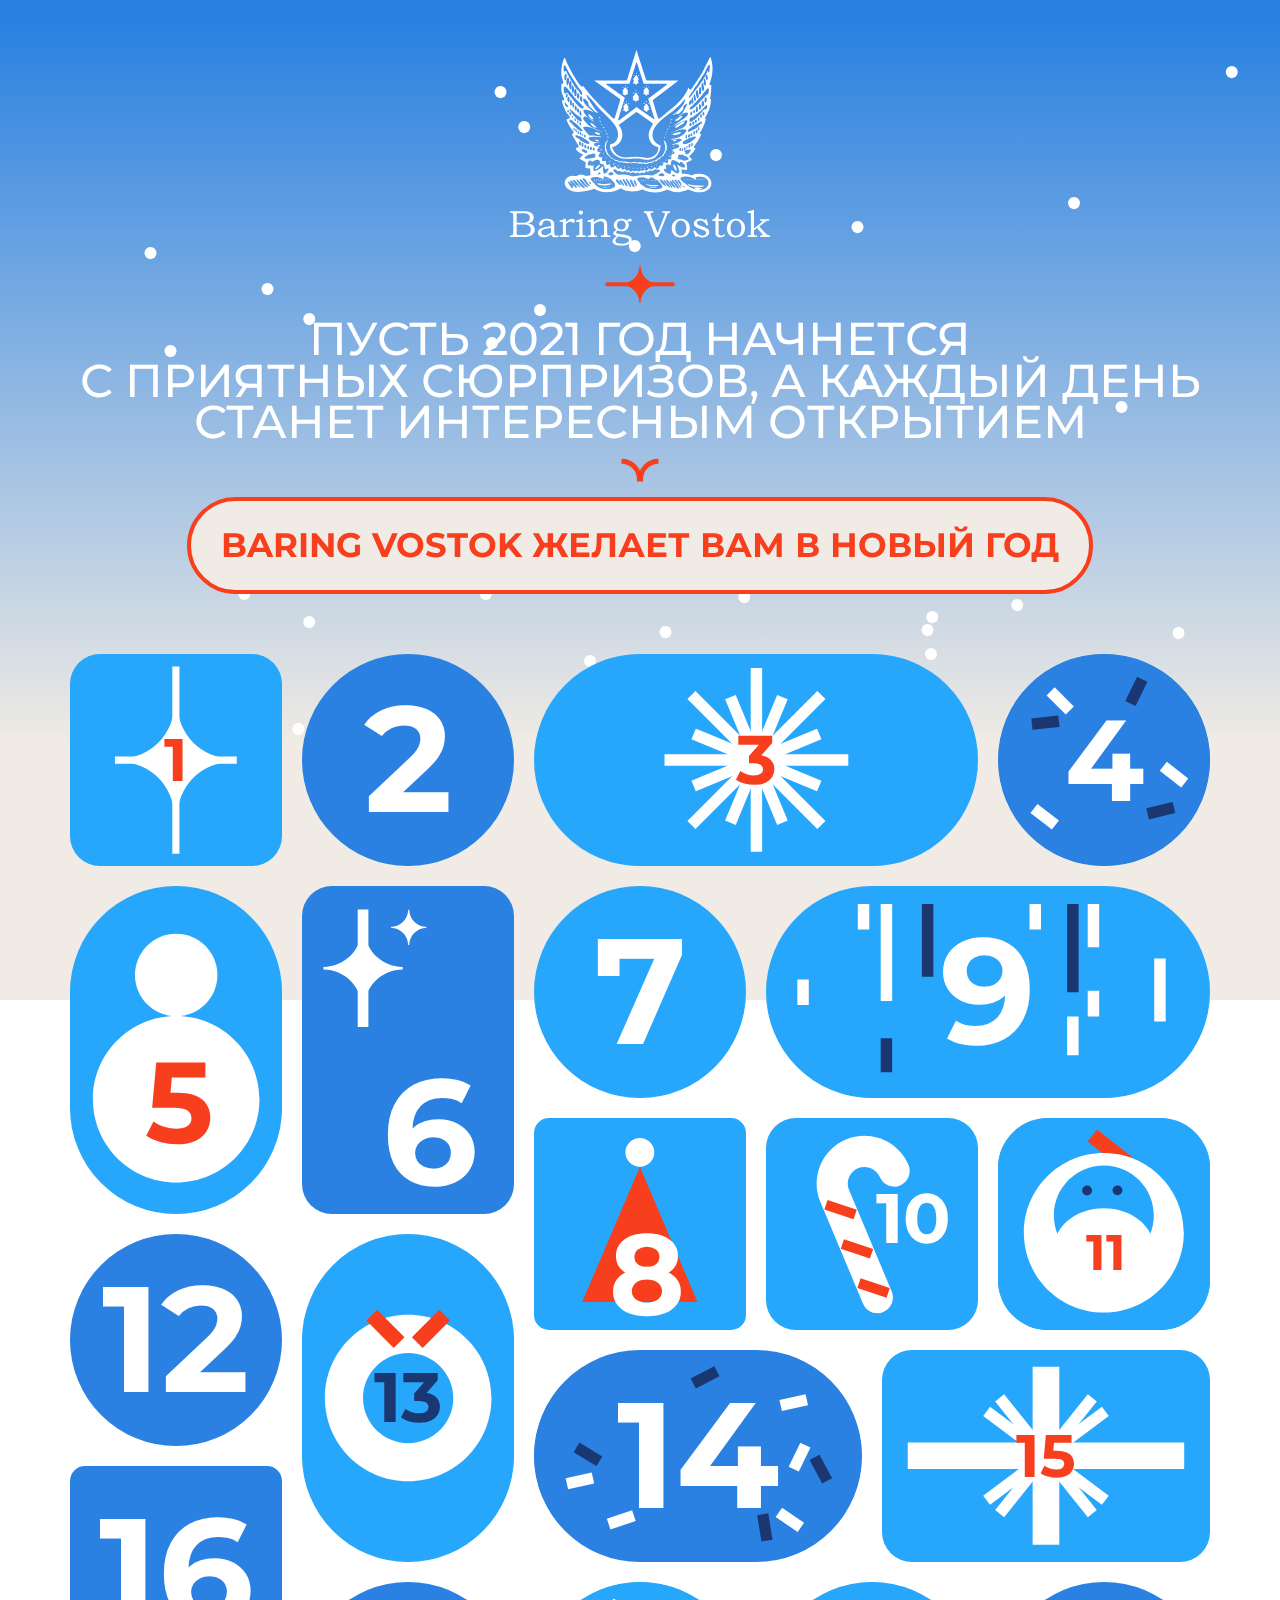
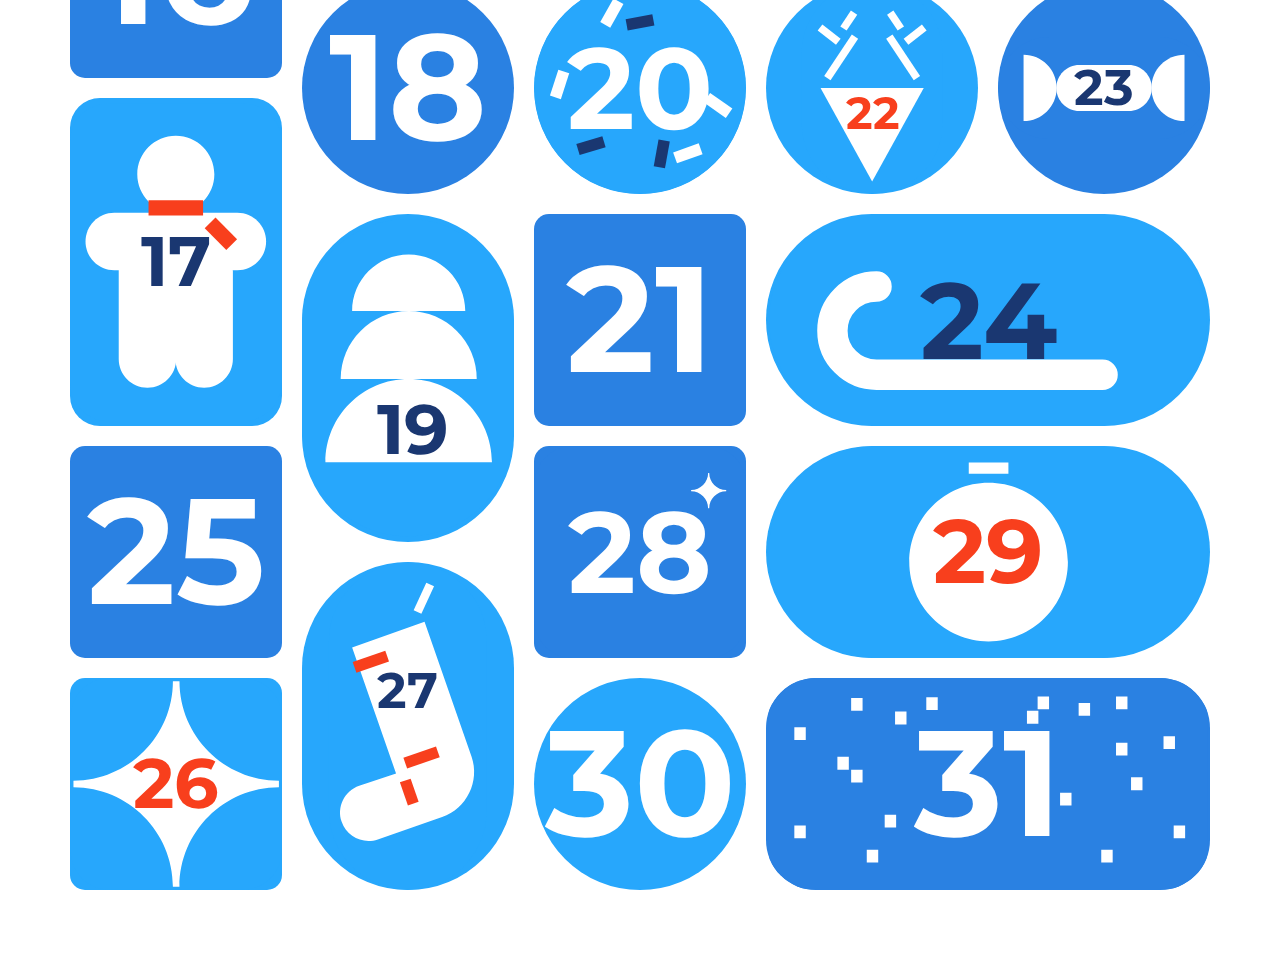
<file: index.html>
<!DOCTYPE html>
<html lang="en">

<head>
  <meta charset="UTF-8">
  <meta name="viewport" content="width=device-width, initial-scale=1.0">
  <link href="https://fonts.googleapis.com/css2?family=Montserrat:wght@400;500;700&display=swap" rel="stylesheet">
  <link href="https://fonts.googleapis.com/css2?family=Spectral+SC:wght@700&display=swap" rel="stylesheet">
  <link rel="stylesheet" href="css/style.min.css?v=4">

  <title>Baring Vostok</title>
</head>

<body>

  <div class="bg"></div>

  <header class="header collectonme">
    <div class="wrap">
      <div class="logo">
        <img src="img/logo.svg" alt="Baring Vostok">
      </div>
      <img src="img/stars/star-1.svg" alt="" class="header-star ">
      <span class="text">
        Пусть 2021 год начнется <span class="br"></span> с приятных сюрпризов, а каждый день <span class="br"></span>
        станет интересным открытием
      </span>
      <img src="img/stars/star-2.svg" alt="" class="header-star ">
      <div class="text-primary">
        Baring Vostok желает вам в&nbsp;новый&nbsp;год
      </div>

    </div>
  </header>
  <main class="main">

    <section class="calendar">
      <div class="wrap">
        <div class='grid-container'>
          <div class="calendar-item div-1 lblue little-rectangle">
            <div class="front fz-115">
              <img src="img/days/day-1.svg" alt="">
              <span class="red">1</span>
            </div>
            <div class="back">
              <span>найти свой источник энергии </span>
              <img src="img/stars/blue-star.svg" alt="" class="star">
              <img src="img/logos/logo-1.svg" alt="" class="logo">
            </div>
          </div>
          <div class="calendar-item div-2 circle">
            <div class="front fz-150" style="background-color: #2a81e2;">
              <span class="white">2</span>
            </div>
            <div class="back">
              <span>любить себя </span>
              <img src="img/logos/logo-2.svg" alt="" class="logo">
            </div>
          </div>
          <div class="calendar-item div-3 lblue  big-ellipse">
            <div class="front fz-90">
              <img src="img/days/day-3.svg" alt="">
              <span class="red">3</span>
            </div>
            <div class="back">
              <span>радоваться возвращению домой</span>
              <img src="img/logos/logo-3.svg" alt="" class="logo">
              <img src="img/stars/blue-star.svg" alt="" style="position: absolute; top: 160px; left: 70px;">
              <img src="img/stars/blue-star.svg" alt=""
                style="position: absolute; top: 40px; right: 100px; width: 26px;">
            </div>
          </div>
          <div class="calendar-item div-4 circle">
            <div class="front fz-115">
              <img src="img/days/day-4.svg" alt="">
              <span class="white">4</span>
            </div>
            <div class="back">
              <span>все успевать </span>
              <img src="img/logos/logo-4.svg" alt="" class="logo">
            </div>
          </div>
          <div class="calendar-item div-5  lblue little-ellipse">
            <div class="front fz-115">
              <img src="img/days/day-5.svg" alt="">
              <span class="red">5</span>
            </div>
            <div class="back">
              <img src="img/stars/blue-star.svg" alt="" class="star">
              <span>не терять сцепление и крышу </span>
              <img src="img/logos/logo-5.svg" alt="" class="logo">
            </div>
          </div>
          <div class="calendar-item div-6 little-rectangle">
            <div class="front fz-150">
              <img src="img/days/day-6.svg" alt="">
              <span class="white">6</span>
            </div>
            <div class="back">
              <span>найти правильное решение </span>
              <img src="img/stars/blue-star.svg" alt="" class="star">
              <img src="img/logos/logo-6.png" alt="" class="logo">
            </div>
          </div>
          <div class="calendar-item div-7  lblue circle">
            <div class="front fz-150" style="background-color: #27a7fc;">
              <span class="white">7</span>
            </div>
            <div class="back">
              <span>выбирать лучшее </span>
              <img src="img/logos/logo-7.svg" alt="" class="logo">
            </div>
          </div>
          <div class="calendar-item div-8  lblue square">
            <div class="front fz-115">
              <img src="img/days/day-8.svg" alt="">
              <span class="white">8</span>
            </div>
            <div class="back">
              <span>заботиться о&nbsp;своем здоровье </span>
              <img src="img/logos/logo-8.svg" alt="" class="logo">
            </div>
          </div>
          <div class="calendar-item div-9  lblue big-ellipse">
            <div class="front fz-150">
              <img src="img/days/day-9.svg" alt="">
              <span class="white">9</span>
            </div>
            <div class="back">
              <span>быть открытым новым возможностям </span>
              <img src="img/stars/blue-star.svg" alt="" style="position: absolute; top: 150px; right: 80px;">
              <img src="img/stars/blue-star.svg" alt=""
                style="position: absolute; top: 140px; left: 130px; width: 26px;">
              <img src="img/logos/logo-9.png" alt="" class="logo">

            </div>
          </div>
          <div class="calendar-item div-10  lblue little-rectangle">
            <div class="front fz-111">
              <img src="img/days/day-10.svg" alt="">
              <span class="white">10</span>
            </div>
            <div class="back">
              <span>смотреть The Crown в оригинале </span>
              <img src="img/stars/blue-star.svg" alt="" class="star">
              <img src="img/logos/logo-10.png" alt="" class="logo">
            </div>
          </div>
          <div class="calendar-item div-11  lblue big-rectangle">
            <div class="front fz-115">
              <img src="img/days/day-11.svg" alt="">
              <span class="red">11</span>

            </div>
            <div class="back">
              <span>пересмотреть все фильмы с Чарли Чаплином </span>
              <img src="img/stars/blue-star.svg" alt="" style="position: absolute; top: 150px; right: 80px;">
              <img src="img/stars/blue-star.svg" alt="" style="position: absolute; top: 140px; left: 110px;">
              <img src="img/logos/logo-11.png" alt="" class="logo">

            </div>
          </div>
          <div class="calendar-item div-12 circle">
            <div class="front fz-150" style="background-color: #2a81e2;">
              <span class="white">12</span>
            </div>
            <div class="back">
              <span>не быть должным </span>
              <img src="img/logos/logo-12.png" alt="" class="logo">
            </div>
          </div>
          <div class="calendar-item div-13 lblue little-ellipse">
            <div class="front fz-90">
              <img src="img/days/day-13.svg" alt="">
              <span class="blue">13</span>

            </div>
            <div class="back">
              <span>найти надежного попутчика </span>
              <img src="img/stars/blue-star.svg" alt="" class="star">
              <img src="img/logos/logo-13.png" alt="" class="logo">
            </div>
          </div>
          <div class="calendar-item div-14 little-ellipse">
            <div class="front fz-150">
              <img src="img/days/day-14.svg" alt="">
              <span class="white">14</span>
            </div>
            <div class="back">
              <span>свободы передвижения </span>
              <img src="img/stars/blue-star.svg" alt=""
                style="position: absolute; top: 140px; right: 65px; width: 25px;">
              <img src="img/logos/logo-14.png" alt="" class="logo">
            </div>
          </div>
          <div class="calendar-item div-15 lblue little-rectangle">
            <div class="front fz-90">
              <img src="img/days/day-15.svg" alt="">
              <span class="red">15</span>
            </div>
            <div class="back">
              <span>с уверенностью смотреть в будущее </span>
              <img src="img/stars/blue-star.svg" alt=""
                style="position: absolute; top: 125px; right: 50px; width: 26px;">
              <img src="img/stars/blue-star.svg" alt=""
                style="position: absolute; top: 160px; left: 60px; width: 26px;">
              <img src="img/logos/logo-15.png" alt="" class="logo">
            </div>
          </div>
          <div class="calendar-item div-16 square">
            <div class="front fz-150" style="background-color: #2a81e2;">
              <span class="white">16</span>
            </div>
            <div class="back">
              <span>экономить время</span>
              <img src="img/logos/logo-16.png" alt="" class="logo">
            </div>
          </div>
          <div class="calendar-item div-17 lblue little-rectangle">
            <div class="front fz-90">
              <img src="img/days/day-17.svg" alt="">
              <span class="blue">17</span>
            </div>
            <div class="back">
              <span>обрести контроль и уверенность </span>
              <img src="img/stars/blue-star.svg" alt="" class="star">

              <img src="img/logos/logo-17.png" alt="" class="logo">

            </div>
          </div>
          <div class="calendar-item div-18 circle">
            <div class="front fz-150" style="background-color: #2a81e2;">
              <span class="white">18</span>
            </div>
            <div class="back">
              <img src="img/stars/blue-star.svg" alt="" class="star" style="margin: 0; width: 26px;">
              <span>витать в облаках </span>
              <img src="img/logos/logo-18.png" alt="" class="logo">
            </div>
          </div>
          <div class="calendar-item div-19 lblue little-ellipse">
            <div class="front fz-90">
              <img src="img/days/day-19.svg" alt="">
              <span class="blue">19</span>
            </div>
            <div class="back">
              <span>беречь своих близких</span>
              <img src="img/stars/blue-star.svg" alt="" class="star">

              <img src="img/logos/logo-19.png" alt="" class="logo">

            </div>
          </div>
          <div class="calendar-item div-20 lblue circle">
            <div class="front fz-115">
              <img src="img/days/day-20.svg" alt="">
              <span class="white">20</span>
            </div>
            <div class="back">
              <img src="img/stars/blue-star.svg" alt="" class="star" style="margin: 0; width: 26px;">
              <span>ценить чистоту </span>
              <img src="img/logos/logo-20.png" alt="" class="logo">

            </div>
          </div>
          <div class="calendar-item div-21 square">
            <div class="front fz-150" style="background-color: #2a81e2;">
              <span class="white">21</span>
            </div>
            <div class="back">
              <span>одеваться с иголочки</span>
              <img src="img/logos/logo-21.png" alt="" class="logo">
            </div>
          </div>
          <div class="calendar-item div-22 lblue little-ellipse">
            <div class="front fz-90">
              <img src="img/days/day-22.svg" alt="">
              <span class="red">22</span>
            </div>
            <div class="back">
              <span>принимать быстрые решения</span>
              <img src="img/stars/blue-star.svg" alt="" class="star">

              <img src="img/logos/logo-22.png" alt="" class="logo">
            </div>
          </div>
          <div class="calendar-item div-23 big-ellipse">
            <div class="front fz-115">
              <img src="img/days/day-23.svg" alt="">
              <span class="blue">23</span>
            </div>
            <div class="back">
              <span>получать удовольствие от публичности </span>
              <img src="img/stars/blue-star.svg" alt=""
                style="position: absolute; top: 145px; right: 70px; width: 26px;">
              <img src="img/stars/blue-star.svg" alt=""
                style="position: absolute; top: 152px; left: 68px; width: 36px;">
              <img src="img/stars/blue-star.svg" alt=""
                style="position: absolute; top: 132px; left: 115px; width: 26px;">
              <img src="img/logos/logo-23.png" alt="" class="logo">
            </div>
          </div>
          <div class="calendar-item div-24 lblue big-ellipse">
            <div class="front fz-145">
              <img src="img/days/day-24.svg" alt="">
              <span class="blue">24</span>
            </div>
            <div class="back">
              <span>не&nbsp;пытаться быть профессионалом во&nbsp;всем </span>
              <img src="img/stars/blue-star.svg" alt=""
                style="position: absolute; top: 145px; right: 70px; width: 26px;">
              <img src="img/stars/blue-star.svg" alt="" style="position: absolute; top: 132px; left: 78px; ">
              <img src="img/logos/logo-24.png" alt="" class="logo">
            </div>
          </div>
          <div class="calendar-item div-25 square">
            <div class="front fz-150" style="background-color: #2a81e2;">
              <span class="white">25</span>
            </div>
            <div class="back">
              <span>разбираться в деталях</span>
              <img src="img/logos/logo-25.png" alt="" class="logo">
            </div>
          </div>
          <div class="calendar-item div-26 lblue square">
            <div class="front fz-90">
              <img src="img/days/day-26.svg" alt="">
              <span class="red">26</span>
            </div>
            <div class="back">
              <span>чувствовать теплоту</span>
              <img src="img/logos/logo-26.png" alt="" class="logo">
            </div>
          </div>
          <div class="calendar-item div-27 lblue big-ellipse">
            <div class="front fz-90">
              <img src="img/days/day-27.svg" alt="">
              <span class="blue">27</span>
            </div>
            <div class="back">
              <span>держать связь с теми, кто важен </span>
              <img src="img/stars/blue-star.svg" alt="" class="star">
              <img src="img/logos/logo-27.png" alt="" class="logo">
            </div>
          </div>
          <div class="calendar-item div-28 square">
            <div class="front fz-115">
              <img src="img/days/day-28.svg" alt="">
              <span class="white">28</span>
            </div>
            <div class="back">
              <span>быть в контакте с собой</span>
              <img src="img/logos/logo-28.png" alt="" class="logo">
            </div>
          </div>
          <div class="calendar-item div-29 lblue big-ellipse">
            <div class="front fz-90">
              <img src="img/days/day-29.svg" alt="">
              <span class="red">29</span>
            </div>
            <div class="back">
              <span>рисковать с удовольствием </span>
              <img src="img/stars/blue-star.svg" alt="" style="position: absolute; top: 45px; left: 70px; width: 26px;">
              <img src="img/stars/blue-star.svg" alt=""
                style="position: absolute; top: 145px; right: 70px; width: 26px;">
              <img src="img/stars/blue-star.svg" alt="" style="position: absolute; top: 132px; left: 78px; ">
              <img src="img/logos/logo-29.png" alt="" class="logo">
            </div>
          </div>
          <div class="calendar-item div-30 lblue circle">
            <div class="front fz-150" style="background-color: #27a7fc;">
              <span class="white">30</span>
              <img src="img/stars/star-4.svg" alt="" class="mb-star">
            </div>
            <div class="back">
              <span>опережать время</span>
              <img src="img/logos/logo-30.png" alt="" class="logo">
            </div>
          </div>
          <div class="calendar-item div-31 big-rectangle">
            <div class="front fz-150">
              <img src="img/days/day-31.svg" alt="">
              <span class="white">31</span>
            </div>
            <div class="back">
              <span>баловать себя </span>
              <img src="img/stars/blue-star.svg" alt=""
                style="position: absolute; top: 130px; right: 110px; width: 26px;">
              <img src="img/stars/blue-star.svg" alt=""
                style="position: absolute; top: 155px; right: 60px; width: 26px;">
              <img src="img/stars/blue-star.svg" alt="" style="position: absolute; top: 132px; left: 78px; ">
              <img src="img/logos/logo-31.png" alt="" class="logo">
            </div>
          </div>
        </div>
      </div>
    </section>

  </main>

  <script src="js/main.js"></script>
  <script src="js/jquery-1.4.2.min.js"></script>
  <script src="js/jSnow.js"></script>

  <script>
    $(document).ready(function () {

      $("body").jSnow({
        vSize: 2000, // Размер области
        flakes: 100, // Количество снежинок
        flakeColor: ["#fff"], // Цвет
        flakeMinSize: 25, // Минимальный размер снежинки
        flakeMaxSize: 26, // Максимальный размер снежинки
        fallingSpeedMin: 1, // Минимальная скорость снежинки
        fallingSpeedMax: 3, // Максимальная скорость снежинки
        flakeCode: ["&bull;"] // Вид снежинки
      });



      var body = document.querySelectorAll('div');
      body[0].style.zIndex = '2'
      body[0].style.position = 'fixed'
      body[0].style.height = '100vh'
      body[0].style.width = '100%'

      body[0].querySelectorAll('span').forEach(item => {
        item.style.fontSize = '50px'
      })


    });
  </script>

</body>

</html>
</file>
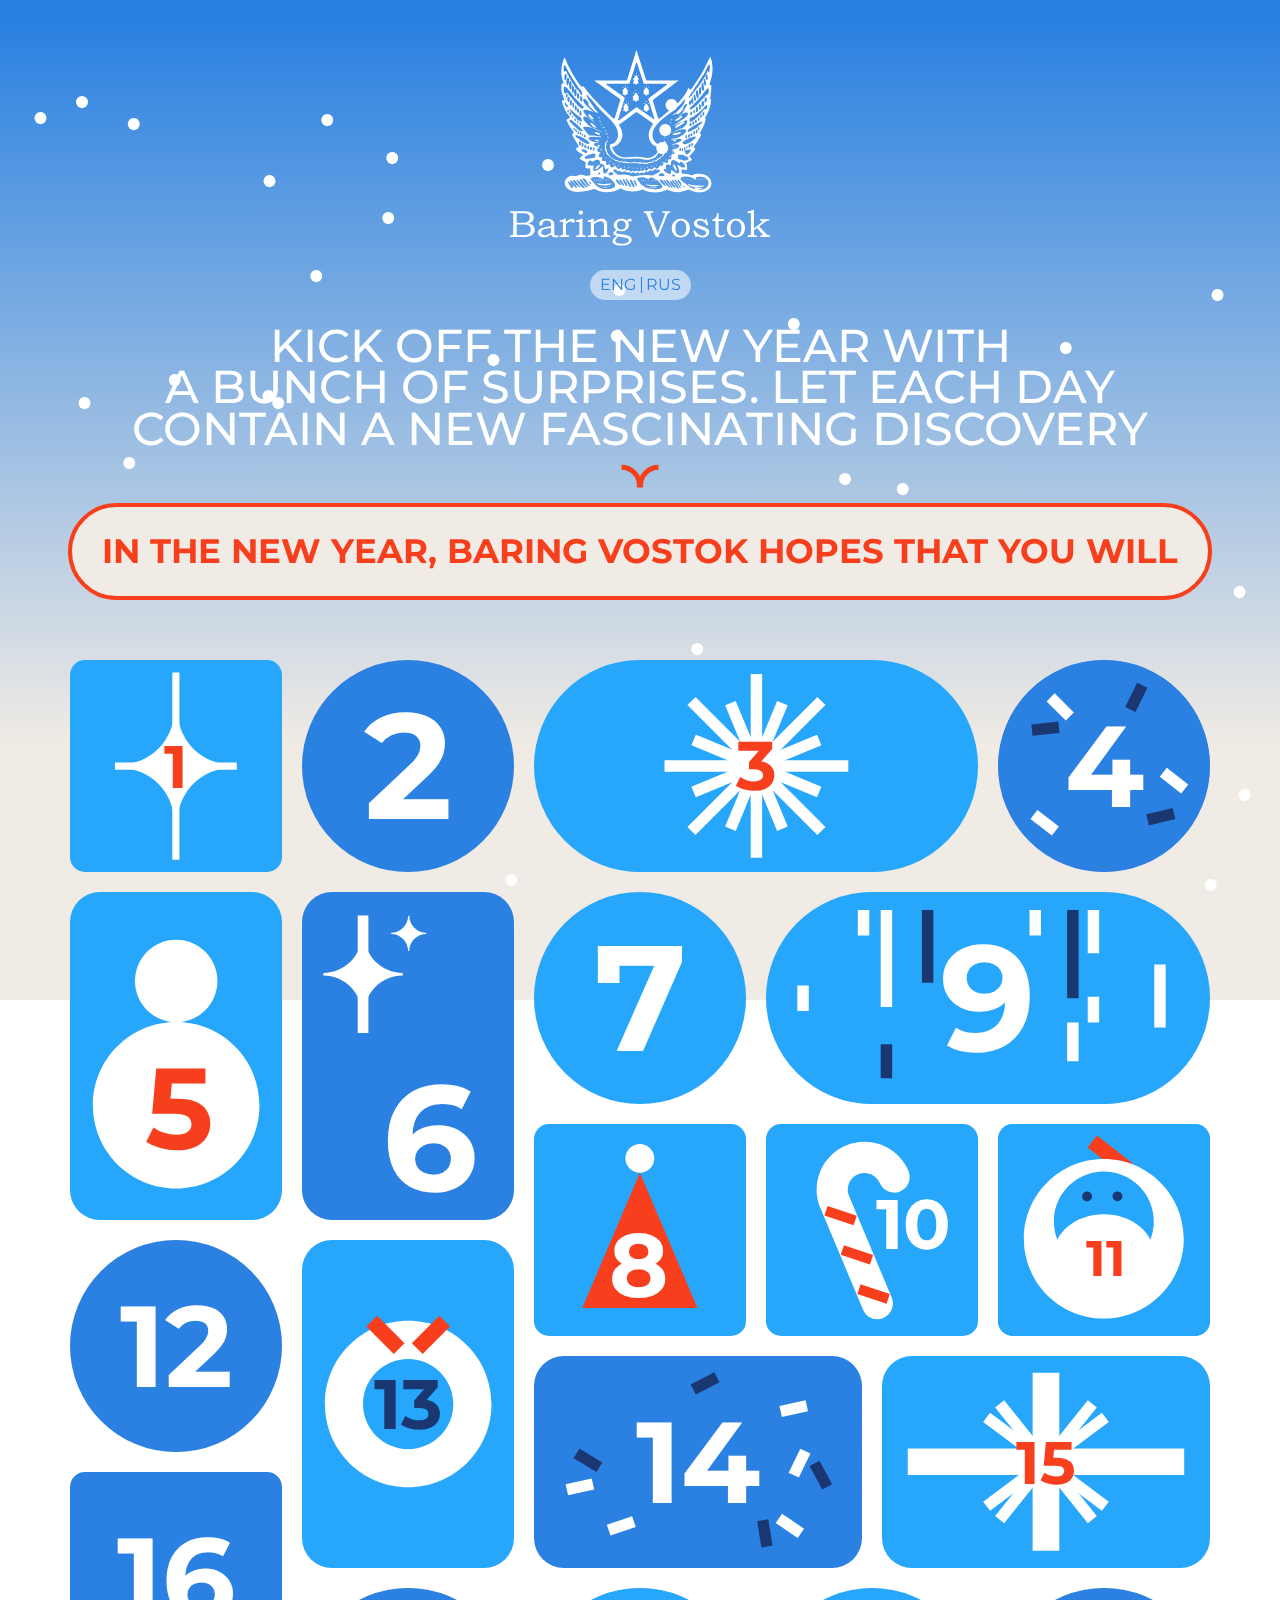
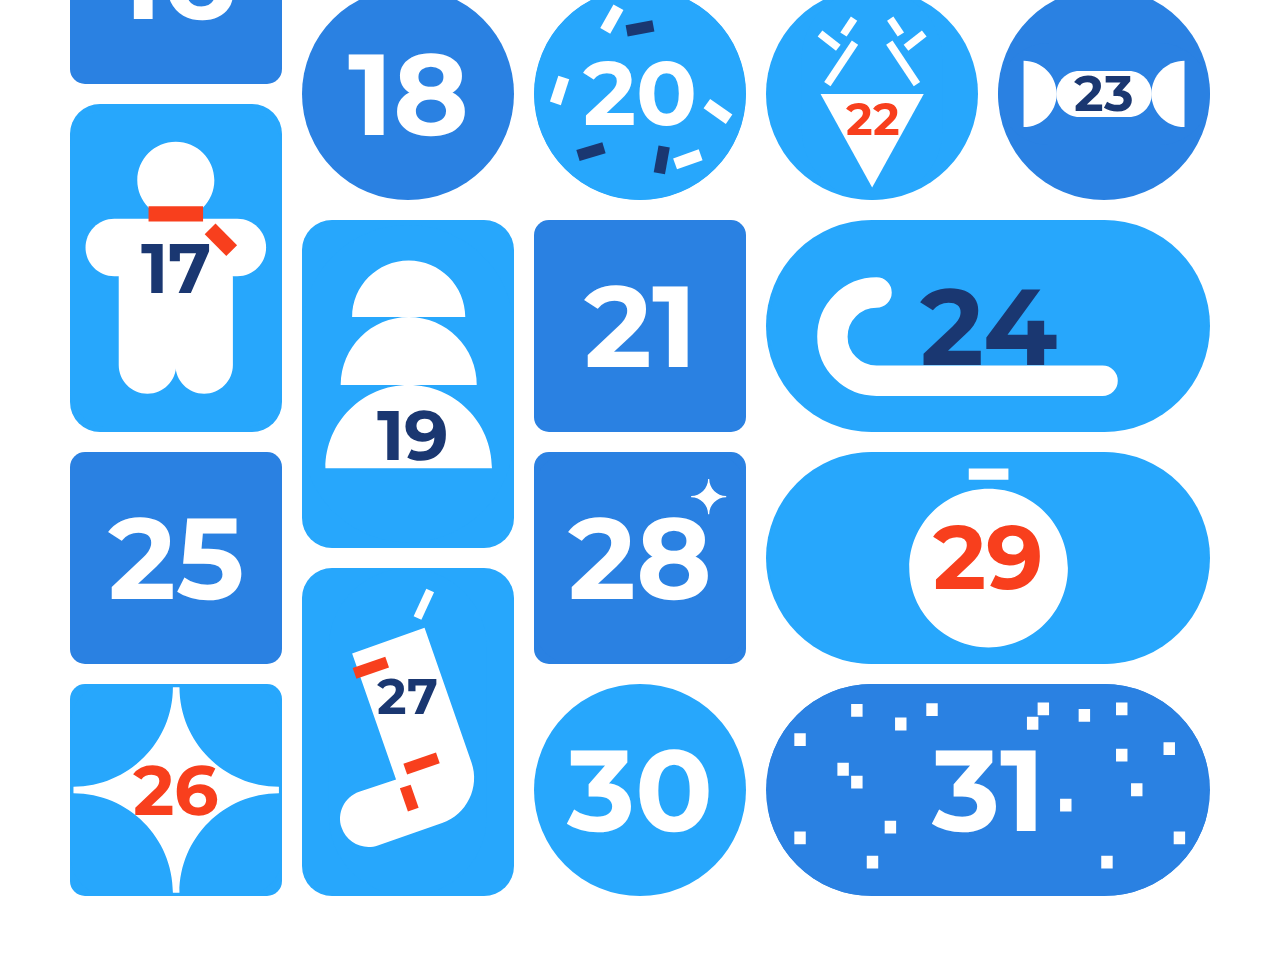
<file: index_eng.html>
<!DOCTYPE html>
<html lang="en">

<head><!-- Global site tag (gtag.js) - Google Analytics -->
  <script async src="https://www.googletagmanager.com/gtag/js?id=G-HGY6C3TF2L"></script>
  <script>
    window.dataLayer = window.dataLayer || [];
    function gtag(){dataLayer.push(arguments);}
    gtag('js', new Date());
  
    gtag('config', 'G-HGY6C3TF2L');
  </script>
  
  <meta charset="UTF-8">
  <meta name="viewport" content="width=device-width, initial-scale=1.0">
  <link href="https://fonts.googleapis.com/css2?family=Montserrat:wght@400;500;700&display=swap" rel="stylesheet">
  <link href="https://fonts.googleapis.com/css2?family=Spectral+SC:wght@700&display=swap" rel="stylesheet">
  <link rel="stylesheet" href="css/style.min.css?v=4">

  <title>Baring Vostok</title>
<!-- Facebook Pixel Code -->
<script>
  !function(f,b,e,v,n,t,s)
  {if(f.fbq)return;n=f.fbq=function(){n.callMethod?
  n.callMethod.apply(n,arguments):n.queue.push(arguments)};
  if(!f._fbq)f._fbq=n;n.push=n;n.loaded=!0;n.version='2.0';
  n.queue=[];t=b.createElement(e);t.async=!0;
  t.src=v;s=b.getElementsByTagName(e)[0];
  s.parentNode.insertBefore(t,s)}(window, document,'script',
  'https://connect.facebook.net/en_US/fbevents.js');
  fbq('init', '389532488799360');
  fbq('track', 'PageView');
  </script>
  <noscript><img height="1" width="1" style="display:none"
  src="https://www.facebook.com/tr?id=389532488799360&ev=PageView&noscript=1"
  /></noscript>
  <!-- End Facebook Pixel Code-->
  <script type="text/javascript">!function(){var t=document.createElement("script");t.type="text/javascript",t.async=!0,t.src="https://vk.com/js/api/openapi.js?168",t.onload=function(){VK.Retargeting.Init("VK-RTRG-642614-1Sn4K"),VK.Retargeting.Hit()},document.head.appendChild(t)}();</script><noscript><img src="https://vk.com/rtrg?p=VK-RTRG-642614-1Sn4K" style="position:fixed; left:-999px;" alt=""/></noscript>
</head>

<body>
  <!-- Yandex.Metrika counter -->
  <script type="text/javascript" >
     (function(m,e,t,r,i,k,a){m[i]=m[i]||function(){(m[i].a=m[i].a||[]).push(arguments)};
     m[i].l=1*new Date();k=e.createElement(t),a=e.getElementsByTagName(t)[0],k.async=1,k.src=r,a.parentNode.insertBefore(k,a)})
     (window, document, "script", "https://mc.yandex.ru/metrika/tag.js", "ym");
  
     ym(70580035, "init", {
          clickmap:true,
          trackLinks:true,
          accurateTrackBounce:true,
          webvisor:true
     });
  </script>
  <noscript><div><img src="https://mc.yandex.ru/watch/70580035" style="position:absolute; left:-9999px;" alt="" /></div></noscript>
  <!-- /Yandex.Metrika counter -->
  

  <div class="bg"></div>


  <header class="header collectonme">
    <div class="wrap">
      <div class="logo">
        <img src="img/logo.svg" alt="Baring Vostok">
      </div>
      <div class="language-btn">
        <a href="eng/">ENG</a>
        <a href="/">RUS</a>
      </div>
      <span class="text">
        kick off the new year with <span class="br"></span>a&nbsp;bunch of&nbsp;surprises. let each day<span
          class="br"></span>
        contain a&nbsp;new fascinating discovery
      </span>
      <img src="img/stars/star-2.svg" alt="" class="header-star ">
      <div class="text-primary">
        in&nbsp;the new year, baring vostok hopes that&nbsp;you&nbsp;will
      </div>

    </div>
  </header>
  <main class="main">

    <section class="calendar">
      <div class="wrap">
        <div class='grid-container'>
          <div class="calendar-item div-1 lblue square">
            <div class="front fz-90">
              <img src="img/days/day-1.svg" alt="">
              <span class="red">1</span>
            </div>
            <div class="back">
              <span>discover your energy source </span>
              <img src="img/stars/blue-star.svg" alt="" class="star">
              <img src="img/logos/logo-1.svg" alt="" class="logo">
            </div>
          </div>
          <div class="calendar-item div-2 circle">
            <div class="front fz-150" style="background-color: #2a81e2;">
              <span class="white">2</span>
            </div>
            <div class="back">
              <span>treat yourself better </span>
              <img src="img/logos/logo-2.svg" alt="" class="logo">
            </div>
          </div>
          <div class="calendar-item div-3 lblue  big-ellipse">
            <div class="front fz-90">
              <img src="img/days/day-3.svg" alt="">
              <span class="red">3</span>
            </div>
            <div class="back">
              <span>treasure your home time</span>
              <img src="img/logos/logo-3.svg" alt="" class="logo">
              <img src="img/stars/blue-star.svg" alt="" style="position: absolute; top: 160px; left: 70px;">
              <img src="img/stars/blue-star.svg" alt=""
                style="position: absolute; top: 40px; right: 100px; width: 26px;">
            </div>
          </div>

          <div class="calendar-item div-4 circle">
            <div class="front fz-115">
              <img src="img/days/day-4.svg" alt="">
              <span class="white">4</span>
            </div>
            <div class="back">
              <span>manage everything&nbsp;&mdash; on&nbsp;time </span>
              <img src="img/logos/logo-4.svg" alt="" class="logo">
            </div>
          </div>
          <div class="calendar-item div-5  lblue little-rectangle">
            <div class="front fz-115">
              <img src="img/days/day-5.svg" alt="">
              <span class="red">5</span>
            </div>
            <div class="back">
              <img src="img/stars/blue-star.svg" alt="" class="star">
              <span>buy new

                tyres and

                homes </span>
              <img src="img/logos/logo-5.svg" alt="" class="logo">
            </div>
          </div>
          <div class="calendar-item div-6 little-rectangle">
            <div class="front fz-150">
              <img src="img/days/day-6.svg" alt="">
              <span class="white">6</span>
            </div>
            <div class="back">
              <span>find cool

                travel

                companions </span>
              <img src="img/stars/blue-star.svg" alt="" class="star">
              <img src="img/logos/logo-6.png" alt="" class="logo">
            </div>
          </div>
          <div class="calendar-item div-7  lblue circle">
            <div class="front fz-150" style="background-color: #27a7fc;">
              <span class="white">7</span>
            </div>
            <div class="back">
              <span>choose

                only the best </span>
              <img src="img/logos/logo-7.svg" alt="" class="logo">
            </div>
          </div>
          <div class="calendar-item div-8  lblue square">
            <div class="front fz-90">
              <img src="img/days/day-8.svg" alt="">
              <span class="white">8</span>
            </div>
            <div class="back">
              <span>look

                after your

                health </span>
              <img src="img/logos/logo-8.svg" alt="" class="logo">
            </div>
          </div>
          <div class="calendar-item div-9  lblue big-ellipse">
            <div class="front fz-150">
              <img src="img/days/day-9.svg" alt="">
              <span class="white">9</span>
            </div>
            <div class="back">
              <span>be open to new 

                opportunities </span>
              <img src="img/stars/blue-star.svg" alt="" style="position: absolute; top: 130px; right: 60px;">
              <img src="img/stars/blue-star.svg" alt=""
                style="position: absolute; top: 100px; left: 40px; width: 26px;">
              <img src="img/logos/logo-9.png" alt="" class="logo">

            </div>
          </div>
          <div class="calendar-item div-10  lblue square">
            <div class="front fz-90">
              <img src="img/days/day-10.svg" alt="">
              <span class="white">10</span>
            </div>
            <div class="back">
              <span>watch the 

                “Crown”,
                
                no 
                
                dubbing </span>
              <img src="img/logos/logo-10.png" alt="" class="logo">
            </div>
          </div>
          <div class="calendar-item div-11  lblue square">
            <div class="front fz-90">
              <img src="img/days/day-11.svg" alt="">
              <span class="red">11</span>

            </div>
            <div class="back">
              <span>re-watch 

                the Charlie Chaplin classics </span>
              <img src="img/logos/logo-11.png" alt="" class="logo">

            </div>
          </div>
          <div class="calendar-item div-12 circle">
            <div class="front fz-115" style="background-color: #2a81e2;">
              <span class="white">12</span>
            </div>
            <div class="back">
              <span>clear

                your debts </span>
              <img src="img/logos/logo-12.png" alt="" class="logo">
            </div>
          </div>
          <div class="calendar-item div-13 lblue little-rectangle">
            <div class="front fz-90">
              <img src="img/days/day-13.svg" alt="">
              <span class="blue">13</span>

            </div>
            <div class="back">
              <span>find 

                cool travel 
                
                companions </span>
              <img src="img/stars/blue-star.svg" alt="" class="star">
              <img src="img/logos/logo-13.png" alt="" class="logo">
            </div>
          </div>
          <div class="calendar-item div-14 little-rectangle">
            <div class="front fz-115">
              <img src="img/days/day-14.svg" alt="">
              <span class="white">14</span>
            </div>
            <div class="back">
              <span>travel

                near and far </span>
              <img src="img/stars/blue-star.svg" alt=""
                style="position: absolute; top: 150px; right: 45px; width: 25px;">
              <img src="img/logos/logo-14.png" alt="" class="logo">
            </div>
          </div>
          <div class="calendar-item div-15 lblue little-rectangle">
            <div class="front fz-90">
              <img src="img/days/day-15.svg" alt="">
              <span class="red">15</span>
            </div>
            <div class="back">
              <span>think confdently 

                about your future </span>
              <img src="img/stars/blue-star.svg" alt=""
                style="position: absolute; top: 105px; right: 30px; width: 26px;">
              <img src="img/stars/blue-star.svg" alt=""
                style="position: absolute; top: 160px; left: 50px; width: 26px;">
              <img src="img/logos/logo-15.png" alt="" class="logo">
            </div>
          </div>
          <div class="calendar-item div-16 square">
            <div class="front fz-115" style="background-color: #2a81e2;">
              <span class="white">16</span>
            </div>
            <div class="back">
              <span>save time</span>
              <img src="img/logos/logo-16.png" alt="" class="logo">
            </div>
          </div>
          <div class="calendar-item div-17 lblue little-rectangle">
            <div class="front fz-90">
              <img src="img/days/day-17.svg" alt="">
              <span class="blue">17</span>
            </div>
            <div class="back">
              <span>gain 

                control and 
                
                confdence </span>
              <img src="img/stars/blue-star.svg" alt="" class="star">

              <img src="img/logos/logo-17.png" alt="" class="logo">

            </div>
          </div>
          <div class="calendar-item div-18 circle">
            <div class="front fz-115" style="background-color: #2a81e2;">
              <span class="white">18</span>
            </div>
            <div class="back">
              <span>enjoy

                taking risks </span>
              <img src="img/logos/logo-18.png" alt="" class="logo">
            </div>
          </div>
          <div class="calendar-item div-19 lblue little-rectangle">
            <div class="front fz-90">
              <img src="img/days/day-19.svg" alt="">
              <span class="blue">19</span>
            </div>
            <div class="back">
              <span>look 

                after your 
                
                loved ones</span>
              <img src="img/stars/blue-star.svg" alt="" class="star">

              <img src="img/logos/logo-19.png" alt="" class="logo">

            </div>
          </div>
          <div class="calendar-item div-20 lblue circle">
            <div class="front fz-90">
              <img src="img/days/day-20.svg" alt="">
              <span class="white">20</span>
            </div>
            <div class="back">
              <img src="img/stars/blue-star.svg" alt="" class="star" style="margin: 0;">
              <span>find

                yourself </span>
              <img src="img/logos/logo-20.png" alt="" class="logo">

            </div>
          </div>
          <div class="calendar-item div-21 square">
            <div class="front fz-115" style="background-color: #2a81e2;">
              <span class="white">21</span>
            </div>
            <div class="back">
              <span>find your 

                peak style</span>
              <img src="img/logos/logo-21.png" alt="" class="logo">
            </div>
          </div>
          <div class="calendar-item div-22 lblue circle">
            <div class="front fz-90">
              <img src="img/days/day-22.svg" alt="">
              <span class="red">22</span>
            </div>
            <div class="back">
              <span>make

                quick 
                
                decisions</span>

              <img src="img/logos/logo-22.png" alt="" class="logo">
            </div>
          </div>
          <div class="calendar-item div-23 circle">
            <div class="front fz-90">
              <img src="img/days/day-23.svg" alt="">
              <span class="blue">23</span>
            </div>
            <div class="back">
              <span>enjoy your

                time in the spotlight </span>
              <img src="img/logos/logo-23.png" alt="" class="logo">
            </div>
          </div>
          <div class="calendar-item div-24 lblue big-ellipse">
            <div class="front fz-115">
              <img src="img/days/day-24.svg" alt="">
              <span class="blue">24</span>
            </div>
            <div class="back">
              <span>relax…no need 

                to be a pro at everything </span>
              <img src="img/stars/blue-star.svg" alt=""
                style="position: absolute; top: 145px; right: 70px; width: 26px;">
              <img src="img/stars/blue-star.svg" alt="" style="position: absolute; top: 132px; left: 78px; ">
              <img src="img/logos/logo-24.png" alt="" class="logo">
            </div>
          </div>
          <div class="calendar-item div-25 square">
            <div class="front fz-115" style="background-color: #2a81e2;">
              <span class="white">25</span>
            </div>
            <div class="back">
              <span>delve into

                the details</span>
              <img src="img/logos/logo-25.png" alt="" class="logo">
            </div>
          </div>
          <div class="calendar-item div-26 lblue square">
            <div class="front fz-90">
              <img src="img/days/day-26.svg" alt="">
              <span class="red">26</span>
            </div>
            <div class="back">
              <span>feel the 

                warmth</span>
              <img src="img/logos/logo-26.png" alt="" class="logo">
            </div>
          </div>
          <div class="calendar-item div-27 lblue little-rectangle">
            <div class="front fz-90">
              <img src="img/days/day-27.svg" alt="">
              <span class="blue">27</span>
            </div>
            <div class="back">
              <span>keep in 

                touch with 
                
                close 
                
                friends </span>
              <img src="img/stars/blue-star.svg" alt="" class="star">
              <img src="img/logos/logo-27.png" alt="" class="logo">
            </div>
          </div>
          <div class="calendar-item div-28 square">
            <div class="front fz-115">
              <img src="img/days/day-28.svg" alt="">
              <span class="white">28</span>
            </div>
            <div class="back">
              <span>keep 

                everything 
                
                spic ’n' span</span>
              <img src="img/logos/logo-28.png" alt="" class="logo">
            </div>
          </div>
          <div class="calendar-item div-29 lblue big-ellipse">
            <div class="front fz-90">
              <img src="img/days/day-29.svg" alt="">
              <span class="red">29</span>
            </div>
            <div class="back">
              <span>daydream

                without a care in the world </span>
              <img src="img/stars/blue-star.svg" alt=""
                style="position: absolute; top: 145px; right: 70px; width: 26px;">
              <img src="img/stars/blue-star.svg" alt="" style="position: absolute; top: 132px; left: 78px; ">
              <img src="img/logos/logo-29.png" alt="" class="logo">
            </div>
          </div>
          <div class="calendar-item div-30 lblue circle">
            <div class="front fz-115" style="background-color: #27a7fc;">
              <span class="white">30</span>
              <img src="img/stars/star-4.svg" alt="" class="mb-star">
            </div>
            <div class="back">
              <span>be ahead

                of time</span>
              <img src="img/logos/logo-30.png" alt="" class="logo">
            </div>
          </div>
          <div class="calendar-item div-31 big-ellipse">
            <div class="front fz-115">
              <img src="img/days/day-31.svg" alt="">
              <span class="white">31</span>
            </div>
            <div class="back">
              <span>leave your

                diet till Monday </span>
              <img src="img/stars/blue-star.svg" alt=""
                style="position: absolute; top: 155px; right: 60px; width: 26px;">
              <img src="img/stars/blue-star.svg" alt="" style="position: absolute; top: 102px; left: 78px; ">
              <img src="img/logos/logo-31.png" alt="" class="logo">
            </div>
          </div>
        </div>
      </div>
    </section>

  </main>

  <script src="js/main.js"></script>
  <script src="js/jquery-1.4.2.min.js"></script>
  <script src="js/jSnow.js"></script>

  <script>
    $(document).ready(function () {

      $("body").jSnow({
        vSize: 2000, // Размер области
        flakes: 100, // Количество снежинок
        flakeColor: ["#fff"], // Цвет
        flakeMinSize: 25, // Минимальный размер снежинки
        flakeMaxSize: 26, // Максимальный размер снежинки
        fallingSpeedMin: 1, // Минимальная скорость снежинки
        fallingSpeedMax: 3, // Максимальная скорость снежинки
        flakeCode: ["&bull;"] // Вид снежинки
      });



      var body = document.querySelectorAll('div');
      body[0].style.zIndex = '2'
      body[0].style.position = 'fixed'
      body[0].style.height = '100vh'
      body[0].style.width = '100%'

      body[0].querySelectorAll('span').forEach(item => {
        item.style.fontSize = '50px'
      })


    });
  </script>

</body>

</html>
</file>
<file: css/style.min.css>
/*! normalize.css v8.0.1 | MIT License | github.com/necolas/normalize.css */html{line-height:1.15;-webkit-text-size-adjust:100%}body{margin:0}main{display:block}h1{font-size:2em;margin:0}hr{box-sizing:content-box;height:0;overflow:visible}pre{font-family:monospace, monospace;font-size:1em}a{background-color:transparent}abbr[title]{border-bottom:none;text-decoration:underline;text-decoration:underline dotted}b,strong{font-weight:bolder}code,kbd,samp{font-family:monospace, monospace;font-size:1em}small{font-size:80%}sub,sup{font-size:75%;line-height:0;position:relative;vertical-align:baseline}sub{bottom:-.25em}sup{top:-.5em}img{border-style:none}button,input,optgroup,select,textarea{font-family:inherit;font-size:100%;line-height:1.15;margin:0}button,input{overflow:visible}button,select{text-transform:none}[type=button],[type=reset],[type=submit],button{-webkit-appearance:button}[type=button]::-moz-focus-inner,[type=reset]::-moz-focus-inner,[type=submit]::-moz-focus-inner,button::-moz-focus-inner{border-style:none;padding:0}[type=button]:-moz-focusring,[type=reset]:-moz-focusring,[type=submit]:-moz-focusring,button:-moz-focusring{outline:1px dotted ButtonText}fieldset{padding:.35em .75em .625em}legend{box-sizing:border-box;color:inherit;display:table;max-width:100%;padding:0;white-space:normal}progress{vertical-align:baseline}textarea{overflow:auto}[type=checkbox],[type=radio]{box-sizing:border-box;padding:0}[type=number]::-webkit-inner-spin-button,[type=number]::-webkit-outer-spin-button{height:auto}[type=search]{-webkit-appearance:textfield;outline-offset:-2px}[type=search]::-webkit-search-decoration{-webkit-appearance:none}::-webkit-file-upload-button{-webkit-appearance:button;font:inherit}details{display:block}summary{display:list-item}template{display:none}[hidden]{display:none}@font-face{font-family:"FSElliot";src:url("../fonts/FSElliotProBold.eot");src:url("../fonts/FSElliotProBold.eot#iefix") format("embedded-opentype"),url("../fonts/FSElliotProBold.woff") format("woff"),url("../fonts/FSElliotProBold.ttf") format("truetype")}*{outline:none  !important;margin:0;padding:0;box-sizing:border-box;outline:0 !important;outline-offset:0 !important;transition:0 !important;-webkit-tap-highlight-color:rgba(0,0,0,0)}body{position:relative}.bg{position:fixed;top:0;left:0;width:100%;height:calc(100vh + 100px);background-image:linear-gradient(180deg, #2a81e1 0%, #2a81e1 2.20823%, rgba(36,132,198,0) 74.3782%, rgba(36,132,198,0) 100%);background-color:#f0ebe4;z-index:1}.br{display:block}.main,.header{z-index:2;position:relative}@media (min-width: 992px){*{scrollbar-color:red, green;scrollbar-width:thin}::-webkit-scrollbar{width:3px;height:3px;background-color:#f0ebe4}::-webkit-scrollbar-thumb{background-color:#2a81e2;border-radius:10px}}.wrap{width:1160px;margin:0 auto}@media (max-width: 1250px){.wrap{width:1040px}}@media (max-width: 1100px){.wrap{width:920px}}@media (max-width: 1000px){.wrap{width:800px}}@media (max-width: 860px){.wrap{width:720px}}@media (max-width: 768px){.wrap{width:600px}}@media (max-width: 650px){.wrap{width:90%}}@media (max-width: 450px){.wrap{width:95%}}.calendar{padding-bottom:70px}.calendar-item{position:relative;transition:0.3s;perspective:1000px;display:block;margin:10px}.calendar-item.lblue .front{background-color:#27A7FC !important}.calendar-item .front,.calendar-item .back{position:absolute;top:0;left:0;width:100%;height:100%;transition:0.8s;backface-visibility:hidden;-x-backface-visibility:hidden;-webkit-backface-visibility:hidden}.calendar-item .front{position:relative;display:flex;justify-content:center;align-items:center;background-color:#2A81E2;overflow:hidden}.calendar-item .front img{position:absolute;top:0;left:0;width:100%;height:100%}.calendar-item .front span{z-index:2;font-family:'Montserrat', sans-serif;font-weight:700}.calendar-item .front span.red{color:#f83f1d}.calendar-item .front span.white{color:#ffffff}.calendar-item .front span.blue{color:#1a3771}.calendar-item .front.fz-90 span{font-size:90px}.calendar-item .front.fz-111 span{font-size:111px}.calendar-item .front.fz-115 span{font-size:115px}.calendar-item .front.fz-145 span{font-size:140px}.calendar-item .front.fz-150 span{font-size:150px}.calendar-item .back{background-color:#f0ebe4;transform:rotateY(180deg);box-shadow:0px 0px 10px 10px rgba(39,167,252,0.4),0px 0px 10px 8px rgba(255,255,255,0.66) inset;display:flex;flex-direction:column;align-items:center;justify-content:space-evenly}.calendar-item .back .logo{object-fit:contain;max-width:130px}.calendar-item .back span{font-family:'FSElliot', serif;font-style:normal;font-weight:bold;font-size:26px;letter-spacing:0.36px;color:#2a81e2;text-align:center;margin-bottom:7px}.calendar-item .back .star{width:25px}.calendar-item .back img{max-width:30px}.calendar-item:hover{transition:0.3s;transform:scale(0.96);cursor:pointer}.calendar-item.spin{transform:scale(0.96)}.calendar-item.spin .front{transform:rotateY(180deg);transition:0.5s}.calendar-item.spin .back{transform:rotateY(360deg);transition:0.8s}.grid-container{display:grid;grid-template-columns:repeat(10, 116px);grid-template-rows:repeat(16, 116px);width:100%}.square .front,.square .back{border-radius:15px}.square .back{padding:20px}.circle .front,.circle .back{border-radius:50%}.circle .back{padding:35px}.circle .back span{font-size:22px}.big-rectangle .front,.big-rectangle .back{border-radius:50px}.big-rectangle .back{padding:20px}.little-rectangle .front,.little-rectangle .back{border-radius:30px}.little-rectangle .back{padding:45px 25px}.little-rectangle .back .logo{max-width:180px}.big-ellipse{border-radius:160px}.big-ellipse .front,.big-ellipse .back{border-radius:160px}.big-ellipse .back{padding:30px 50px}.big-ellipse .back .logo{max-width:210px}.little-ellipse{border-radius:160px}.little-ellipse .front,.little-ellipse .back{border-radius:160px}.little-ellipse .back{padding:60px 20px}.div-1{grid-column:1/3;grid-row:1/3}.div-1 .front span{font-size:60px !important}.div-1 .back span{font-size:24px}.div-2{grid-column:3/5;grid-row:1/3}.div-3{grid-column:5/9;grid-row:1/3}.div-3 .back img:nth-of-type(3){top:20px !important}.div-3 .front span{font-size:69px !important}.div-4{grid-column:9/11;grid-row:1/3}.div-5{grid-column:1/3;grid-row:3/6}.div-5 .front span{position:absolute;top:150px;left:75px}.div-6{grid-column:3/5;grid-row:3/6}.div-6 .front span{position:absolute;top:160px;left:80px}.div-7{grid-column:5/7;grid-row:3/5}.div-8{grid-column:5/7;grid-row:5/7}.div-8 .front span{position:absolute;top:90px;left:75px}.div-9{grid-column:7/11;grid-row:3/5}.div-10{grid-column:7/9;grid-row:5/7}.div-10 .front span{position:absolute;top:60px;left:110px;font-size:70px !important}.div-11{grid-column:9/11;grid-row:5/7}.div-11 .front img{object-fit:cover}.div-11 .front span{position:absolute;top:calc(50%);left:calc(50% - 18px);font-size:50px !important}.div-11 .back span{font-size:20px}.div-12{grid-column:1/3;grid-row:6/8}.div-13{grid-column:3/5;grid-row:6/9}.div-13 .front span{font-size:70px !important}.div-14{grid-column:5/8;grid-row:7/9}.div-15{grid-column:8/11;grid-row:7/9}.div-15 .front span{font-size:60px !important}.div-16{grid-column:1/3;grid-row:8/10}.div-17{grid-column:1/3;grid-row:10/13}.div-17 .front span{font-size:70px !important}.div-18{grid-column:3/5;grid-row:9/11}.div-19{grid-column:3/5;grid-row:11/14}.div-19 .front span{position:absolute;top:175px;left:75px;font-size:70px !important}.div-20{grid-column:5/7;grid-row:9/11}.div-21{grid-column:5/7;grid-row:11/13}.div-22{grid-column:7/9;grid-row:9/11}.div-22 .front span{position:absolute;top:105px;left:80px;font-size:45px !important}.div-23{grid-column:9/11;grid-row:9/11}.div-23 .front span{font-size:50px !important}.div-23 .back span{font-size:20px}.div-24{grid-column:7/11;grid-row:11/13}.div-24 .front span{font-size:108px !important}.div-25{grid-column:1/3;grid-row:13/15}.div-26{grid-column:1/3;grid-row:15/17}.div-26 .front span{font-size:70px !important}.div-27{grid-column:3/5;grid-row:14/17}.div-27 .front span{position:absolute;top:100px;left:75px;font-size:50px !important}.div-28{grid-column:5/7;grid-row:13/15}.div-29{grid-column:7/11;grid-row:13/15}.div-30{grid-column:5/7;grid-row:15/17}.div-30 .front .mb-star{display:none}.div-31{grid-column:7/11;grid-row:15/17}@media (max-width: 1250px){.calendar-item{margin:8px}.calendar-item .back span{font-size:21px;margin-bottom:0}.calendar-item .back .logo{max-width:110px}.calendar-item .front.fz-90 span{font-size:75px}.calendar-item .front.fz-111 span{font-size:90px}.calendar-item .front.fz-115 span{font-size:80px}.calendar-item .front.fz-145 span{font-size:107px}.calendar-item .front.fz-150 span{font-size:125px}.grid-container{grid-template-columns:repeat(10, 104px);grid-template-rows:repeat(16, 104px)}.square .front,.square .back{border-radius:20px}.square .back{padding:20px}.circle .front,.circle .back{border-radius:50%}.circle .back{padding:30px}.big-rectangle .front,.big-rectangle .back{border-radius:40px}.big-rectangle .back{padding:20px}.little-rectangle .front,.little-rectangle .back{border-radius:40px}.little-rectangle .back{padding:25px}.little-rectangle .back .logo{max-width:150px}.big-ellipse{border-radius:160px}.big-ellipse .front,.big-ellipse .back{border-radius:160px}.big-ellipse .back{padding:30px 40px}.big-ellipse .back .logo{max-width:180px}.little-ellipse{border-radius:160px}.little-ellipse .front,.little-ellipse .back{border-radius:160px}.little-ellipse .back{padding:40px 20px}.div-1 .back .star{width:18px}.div-3 .back img:nth-of-type(2){top:120px !important;left:40px !important}.div-3 .back img:nth-of-type(3){width:18px !important}.div-5 .front span{top:160px;left:75px}.div-6 .front span{top:140px;left:70px}.div-8 .front span{top:90px;left:72px}.div-9 .back img:nth-of-type(2){top:130px  !important;left:70px !important;width:18px !important}.div-10 .front span{top:60px;left:100px;font-size:60px !important}.div-11 .front span{top:calc(50%);left:calc(50% - 18px)}.div-11 .back span{font-size:18px}.div-11 .back img:nth-of-type(2){top:130px  !important;left:100px !important}.div-13 .front span{font-size:60px !important}.div-17 .front span{font-size:60px !important}.div-19 .front span{top:155px;left:65px}.div-22 .front span{top:90px;left:70px}.div-23 .front span{font-size:45px !important}.div-24 .front span{font-size:100px !important}.div-26 .front span{font-size:50px !important}.div-27 .front span{top:95px;font-size:42px !important;left:70px}.div-31 .back img:nth-of-type(1){top:80px !important;width:18px !important}.div-31 .back img:nth-of-type(2){left:60px !important}}@media (max-width: 1100px){.calendar-item{margin:4px}.calendar-item .back .logo{max-width:100px}.calendar-item .back .star{width:18px}.calendar-item .back span{font-size:20px;margin-bottom:4px}.calendar-item .front.fz-90 span{font-size:65px}.calendar-item .front.fz-111 span{font-size:75px}.calendar-item .front.fz-115 span{font-size:80px}.calendar-item .front.fz-145 span{font-size:90px}.calendar-item .front.fz-150 span{font-size:100px}.grid-container{grid-template-columns:repeat(10, 92px);grid-template-rows:repeat(16, 92px)}.big-ellipse .back .logo{max-width:160px}.little-rectangle .back .logo{min-width:140px}.div-1 .front span{font-size:55px !important}.div-2 .back span,.div-4 .back span{font-size:18px}.div-3 .back img:nth-of-type(3){top:70px  !important;width:26px}.div-5 .front span{top:130px;left:65px}.div-6 .front span{top:120px;left:60px}.div-8 .front span{top:74px;left:64px}.div-9 .back img:nth-of-type(2){top:130px  !important;left:60px !important}.div-10 .front span{top:50px;left:90px}.div-11 .back span{font-size:16px}.div-11 .back img:nth-of-type(2){top:130px  !important;left:70px !important;width:26px}.div-13 .front span{font-size:55px !important}.div-14 .back img:nth-of-type(1){top:100px  !important;right:20px !important;width:26px}.div-15 .front span{font-size:55px !important}.div-15 .back img:nth-of-type(2){top:130px  !important;left:30px !important}.div-15 .back img:nth-of-type(1){top:110px  !important;right:30px !important}.div-17 .front span{font-size:57px !important}.div-19 .front span{top:135px;left:60px;font-size:60px !important}.div-22 .front span{top:83px;left:66px;font-size:35px !important}.div-23 .front span{font-size:35px !important}.div-23 .back span{font-size:18px}.div-23 .back img:nth-of-type(3){left:40px !important}.div-24 .front span{font-size:88px !important}.div-24 .back img:nth-of-type(1){top:100px !important;right:30px !important;width:18px !important}.div-24 .back img:nth-of-type(2){left:40px !important;top:80px !important}.div-26 .front span{font-size:45px !important}.div-27 .front span{top:80px;left:62px;font-size:40px !important}.div-29 .front span{margin-top:8px}.div-29 .back img:nth-of-type(1){display:none}.div-31 .back img:nth-of-type(1){top:90px  !important;right:40px;width:26px}}@media (max-width: 1000px){.calendar-item{margin:4px}.calendar-item .back .logo{max-width:90px}.calendar-item .back .star{width:16px}.calendar-item .back span{font-size:18px;margin-bottom:0}.calendar-item .front.fz-90 span{font-size:55px}.calendar-item .front.fz-111 span{font-size:65px}.calendar-item .front.fz-115 span{font-size:70px}.calendar-item .front.fz-145 span{font-size:80px}.calendar-item .front.fz-150 span{font-size:90px}.grid-container{grid-template-columns:repeat(10, 80px);grid-template-rows:repeat(16, 80px)}.big-ellipse .back{padding:25px}.big-ellipse .back .logo{max-width:110px}.little-rectangle .front,.little-rectangle .back{border-radius:30px}.little-rectangle .back .logo{min-width:120px}.square .front,.square .back{border-radius:15px}.square .back{padding:15px}.circle .back{padding:25px}.circle .back span{font-size:17px}.circle .back .logo{max-width:75px}.div-1 .front span{font-size:45px !important}.div-1 .back .star{display:none}.div-3 .back img:nth-of-type(3){top:90px  !important;right:40px !important;width:26px}.div-3 .back img:nth-of-type(2){top:110px  !important;left:40px !important;width:26px}.div-3 .back .logo{max-width:130px}.div-4 .back span{font-size:16px}.div-5 .front span{top:120px;left:57px}.div-5 .back .logo{width:100%}.div-6 .front span{top:120px;left:70px}.div-6 .back .logo{width:100%}.div-8 .front span{top:70px;left:58px}.div-9 .back img:nth-of-type(1){top:80px  !important;right:40px !important;width:26px !important}.div-9 .back img:nth-of-type(2){top:110px !important}.div-10 .front span{top:50px;left:85px;font-size:45px !important}.div-11 .back span{font-size:16px}.div-11 .back img:nth-of-type(1){top:80px  !important;right:40px !important}.div-13 .front span{font-size:50px !important}.div-14 .back span{margin-bottom:10px}.div-15 .front span{font-size:50px !important}.div-15 .back span{margin-bottom:10px}.div-15 .back img:nth-of-type(1){display:none}.div-15 .back img:nth-of-type(2){top:80px !important;width:18px !important}.div-17 .front span{font-size:50px !important}.div-18 .back span{margin-bottom:10px}.div-19 .front span{top:115px;left:50px}.div-20 .back span{margin-bottom:10px}.div-23 .back span{font-size:16px}.div-22 .front span{top:72px;left:55px}.div-24 .front span{font-size:78px !important}.div-24 .back img:nth-of-type(2){width:20px !important}.div-26 .front span{font-size:45px !important}.div-27 .front span{top:70px;left:55px;font-size:36px !important}.div-29 .back img:nth-of-type(2){display:none}.div-31 .back img:nth-of-type(1){display:none}.div-31 .back img:nth-of-type(2){top:80px !important;width:22px !important;left:40px !important}}@media (max-width: 860px){.calendar-item{margin:4px}.calendar-item .back .logo{max-width:80px}.calendar-item .back .star{width:14px}.calendar-item .back span{font-size:17px}.calendar-item .front.fz-90 span{font-size:45px}.calendar-item .front.fz-111 span{font-size:55px}.calendar-item .front.fz-115 span{font-size:60px}.calendar-item .front.fz-145 span{font-size:70px}.calendar-item .front.fz-150 span{font-size:80px}.grid-container{grid-template-columns:repeat(10, 72px);grid-template-rows:repeat(16, 72px)}.div-1 .front span{font-size:40px !important}.div-3 .back img:nth-of-type(2){top:100px !important}.div-3 .front span{font-size:40px !important}.div-5 .front span{top:105px;left:52px}.div-6 .front span{top:120px;left:70px}.div-8 .front span{top:70px;left:55px}.div-10 .front span{left:80px}.div-13 .front span{font-size:40px !important}.div-15 .front span{font-size:40px !important}.div-17 .front span{font-size:40px !important}.div-19 .front span{top:110px;left:47px;font-size:45px !important}.div-22 .front span{top:64px;left:50px;font-size:30px !important}.div-23 .back span{font-size:15px}.div-23 .back img:nth-of-type(1){top:100px !important}.div-23 .back img:nth-of-type(2){display:none}.div-24 .front span{font-size:68px !important}.div-24 .back img:nth-of-type(1){display:none}.div-26 .front span{font-size:40px !important}.div-27 .front span{top:70px;left:55px;font-size:30px !important}.div-29 .back img:nth-of-type(1){top:80px !important;left:30px !important}.div-29 .back img:nth-of-type(2){right:20px;top:100px !important}}@media (max-width: 768px){.calendar-item{margin:4px}.calendar-item .back img{display:none}.calendar-item .back img.logo{display:block;max-width:110px}.calendar-item .back span{font-size:16px}.calendar-item .front.fz-90 span{font-size:45px}.calendar-item .front.fz-111 span{font-size:60px}.calendar-item .front.fz-115 span{font-size:60px}.calendar-item .front.fz-145 span{font-size:70px}.calendar-item .front.fz-150 span{font-size:80px}.grid-container{grid-template-columns:repeat(8, 75px);grid-template-rows:repeat(22, 75px)}.little-rectangle .back,.big-rectangle .back,.square .back{padding:15px}.little-rectangle .back .logo,.big-rectangle .back .logo,.square .back .logo{width:100%;max-width:120px}.little-rectangle .front,.little-rectangle .back,.big-rectangle .front,.big-rectangle .back,.square .front,.square .back{border-radius:10px}.big-ellipse .back,.little-ellipse .back{padding:20px}.big-ellipse .back .logo,.little-ellipse .back .logo{width:120px}.big-ellipse .front,.big-ellipse .back,.little-ellipse .front,.little-ellipse .back{border-radius:40px}.circle .back img.logo{max-width:70px}.big-ellipse .back img.logo{max-width:120px;width:120px}.div-1{grid-column:1/3;grid-row:1/4}.div-2{grid-column:3/5;grid-row:1/3}.div-3{grid-column:5/9;grid-row:1/3}.div-4{grid-column:1/3;grid-row:4/6}.div-5{grid-column:3/5;grid-row:3/6}.div-6{grid-column:5/7;grid-row:3/6}.div-7{grid-column:7/9;grid-row:3/5}.div-8{grid-column:1/3;grid-row:6/8}.div-9{grid-column:3/7;grid-row:6/8}.div-10{grid-column:7/9;grid-row:5/8}.div-11{grid-column:1/5;grid-row:8/10}.div-12{grid-column:5/7;grid-row:8/10}.div-13{grid-column:7/9;grid-row:8/11}.div-14{grid-column:1/4;grid-row:10/12}.div-15{grid-column:4/7;grid-row:10/12}.div-16{grid-column:7/9;grid-row:11/13}.div-17{grid-column:1/3;grid-row:12/15}.div-18{grid-column:3/5;grid-row:12/14}.div-19{grid-column:5/7;grid-row:12/15}.div-20{grid-column:7/9;grid-row:13/15}.div-21{grid-column:1/3;grid-row:15/17}.div-22{grid-column:3/5;grid-row:14/17}.div-22 .front,.div-22 .back{border-radius:40px}.div-23{grid-column:5/9;grid-row:15/17}.div-23 .front,.div-23 .back{border-radius:40px}.div-24{grid-column:1/5;grid-row:17/19}.div-25{grid-column:5/7;grid-row:17/19}.div-26{grid-column:7/9;grid-row:17/19}.div-27{grid-column:1/3;grid-row:19/23}.div-28{grid-column:3/5;grid-row:19/21}.div-29{grid-column:5/9;grid-row:19/21}.div-30{grid-column:3/5;grid-row:21/23}.div-30 .front .mb-star{display:none}.div-31{grid-column:5/9;grid-row:21/23}.div-5 .front span{top:110px;left:55px}.div-6 .front span{top:95px;left:45px}.div-8 .front span{top:70px;left:55px}.div-10 .front span{top:70px;left:65px;font-size:60px !important}.div-11 .front span{top:65px;left:125px}.div-13 .front span{font-size:40px !important}.div-15 .front span{font-size:45px !important}.div-17 .front span{font-size:45px !important}.div-19 .front span{top:115px;left:50px}.div-22 .back img.logo{max-width:100px}.div-22 .front span{top:110px;left:45px;font-size:40px !important}.div-26 .front span{font-size:40px !important}.div-27 .front span{top:90px;left:48px;font-size:40px !important}.div-29 .front span{margin-top:10px}.div-30 .front span{font-size:70px !important}}@media (max-width: 650px){.calendar-item{margin:4px}.calendar-item .front,.calendar-item .back{border-radius:30px !important}.calendar-item .back img{display:none}.calendar-item .back img.logo{display:block}.calendar-item .back span{font-size:23px}.calendar-item .front.fz-90 span{font-size:45px}.calendar-item .front.fz-111 span{font-size:60px}.calendar-item .front.fz-115 span{font-size:60px}.calendar-item .front.fz-145 span{font-size:70px}.calendar-item .front.fz-150 span{font-size:80px}.grid-container{width:400px;margin:auto;grid-template-columns:repeat(4, 100px);grid-template-rows:repeat(42, 100px)}.div-1{grid-column:1/3;grid-row:1/3}.div-1 .front span{font-size:55px !important}.div-2{grid-column:3/5;grid-row:1/3}.div-3{grid-column:1/5;grid-row:3/5}.div-3 .back img.logo{max-width:140px;width:140px}.div-4{grid-column:1/3;grid-row:5/7}.div-4 .back img.logo{max-width:100px}.div-5{grid-column:3/5;grid-row:5/8}.div-5 .front span{top:155px;left:80px}.div-6{grid-column:1/3;grid-row:7/10}.div-6 .front span{top:130px;left:70px}.div-7{grid-column:3/5;grid-row:8/10}.div-8{grid-column:1/5;grid-row:10/12}.div-8 .front span{top:100px;left:calc(50% - 15px)}.div-9{grid-column:1/3;grid-row:12/14}.div-9 .back span{font-size:18px}.div-9 .front span{margin-top:35px;font-size:70px !important}.div-10{grid-column:3/5;grid-row:12/15}.div-10 .front span{top:100px;left:90px}.div-11{grid-column:1/3;grid-row:14/16}.div-11 .back span{font-size:18px}.div-11 .front span{font-size:50px !important;top:95px;left:78px}.div-12{grid-column:3/5;grid-row:15/17}.div-12 .back img.logo{max-width:100px}.div-13{grid-column:1/3;grid-row:16/19}.div-14{grid-column:3/5;grid-row:17/19}.div-14 .back span{font-size:20px}.div-15{grid-column:1/5;grid-row:19/21}.div-16{grid-column:1/3;grid-row:21/23}.div-17{grid-column:3/5;grid-row:21/24}.div-18{grid-column:1/3;grid-row:23/25}.div-19{grid-column:3/5;grid-row:24/27}.div-19 .front span{top:160px;left:74px}.div-20{grid-column:1/3;grid-row:25/27}.div-20 .front,.div-20 .back{border-radius:20px !important}.div-20 .back{padding:15px !important}.div-21{grid-column:3/5;grid-row:27/29}.div-22{grid-column:1/3;grid-row:27/29}.div-22 .front span{top:95px;left:72px}.div-23{grid-column:1/5;grid-row:29/31}.div-23 .back img.logo{max-width:120px}.div-24{grid-column:1/5;grid-row:31/33}.div-25{grid-column:1/3;grid-row:33/35}.div-26{grid-column:3/5;grid-row:33/35}.div-26 .front,.div-26 .back{border-radius:30px}.div-27{grid-column:1/3;grid-row:35/39}.div-27 .front span{top:135px;left:75px}.div-28{grid-column:3/5;grid-row:35/37}.div-29{grid-column:3/5;grid-row:37/39}.div-29 .front img{object-fit:cover}.div-29 .back span{font-size:18px}.div-30{grid-column:1/5;grid-row:39/41}.div-30 .front,.div-30 .back{border-radius:30px}.div-30 .front .mb-star{display:block;position:absolute;width:35px !important;height:35px !important;top:30px;right:50px;left:auto}.div-30 .back img.logo{max-width:120px}.div-31{grid-column:1/5;grid-row:41/43}}@media (max-width: 425px){.calendar-item{margin:4px}.calendar-item .front,.calendar-item .back{border-radius:20px !important}.calendar-item .back img{display:none}.calendar-item .back img.logo{display:block}.calendar-item .back span{font-size:16px}.calendar-item .front.fz-90 span{font-size:45px}.calendar-item .front.fz-111 span{font-size:60px}.calendar-item .front.fz-115 span{font-size:60px}.calendar-item .front.fz-145 span{font-size:70px}.calendar-item .front.fz-150 span{font-size:80px}.circle .front,.circle .back{border-radius:500px !important}.grid-container{width:300px;margin:auto;grid-template-columns:repeat(4, 75px);grid-template-rows:repeat(42, 75px)}.div-1 .front span{font-size:40px !important}.div-5 .front span{top:110px;left:55px}.div-6 .front span{top:110px;left:55px}.div-8 .front span{top:70px}.div-9 .back span,.div-11 .back span{font-size:14px}.div-10 .front span{font-size:45px !important;top:90px;left:80px}.div-11 .front span{top:65px;left:53px}.div-14 .front span{font-size:50px !important}.div-19 .front span{top:116px;left:52px}.div-22 .front span{font-size:30px !important;top:70px;left:52px}.div-27 .front span{top:105px;left:55px}.div-29 .front span{margin-top:4px;font-size:30px !important}.div-29 .back span{font-size:14px}}.header{padding-top:50px;margin-bottom:50px}.header .wrap{display:flex;flex-direction:column;align-items:center}.header .logo{width:260px}.header .logo img{width:100%}.header-star{margin-top:15px;margin-bottom:15px}.header .text{text-align:center;color:#ffffff;font-family:"Montserrat";font-size:46px;letter-spacing:0.69;font-weight:500;text-transform:uppercase;line-height:0.9}.header .text-primary{border:4px solid #f83f1d;padding:25px 30px;border-radius:50px;font-family:"Montserrat";font-size:34px;font-weight:700;color:#f83f1d;background-color:#f0ebe4;text-transform:uppercase;text-align:center}@media (max-width: 1250px){.header{padding-top:40px;margin-bottom:40px}.header .logo{width:250px}.header-star{height:34px;margin-top:12px;margin-bottom:12px}.header .text{font-size:36px}.header .text-primary{padding:20px 35px;font-size:31px}}@media (max-width: 1100px){.header{padding-top:35px;margin-bottom:35px}.header .logo{width:240px}.header-star{height:30px;margin-top:10px;margin-bottom:10px}.header .text{font-size:32px}.header .text-primary{padding:15px 30px;font-size:30px}}@media (max-width: 1000px){.header{padding-top:35px;margin-bottom:35px}.header .logo{width:220px}.header-star{height:30px;margin-top:10px;margin-bottom:10px}.header .text{font-size:32px;line-height:1}.header .text-primary{padding:12px 26px;font-size:30px;border-width:3px}}@media (max-width: 768px){.header{padding-top:25px;margin-bottom:25px}.header .logo{width:180px}.header-star{height:25px;margin-top:10px;margin-bottom:10px}.header .text{font-size:28px}.header .text-primary{padding:10px 20px;font-size:26px;border-width:3px}}@media (max-width: 425px){.header .text span.br{display:none}}.language-btn{width:max-content;border-radius:50px;background-color:#ffffff8f;z-index:5;padding:5px 10px;margin-top:20px;margin-bottom:25px}.language-btn a{font-family:"Montserrat";text-decoration:none;color:#2a81e2;line-height:1;margin-top:2px;display:inline-block;font-size:16px;text-transform:uppercase}.language-btn a:first-child{border-right:1px solid #2a81e2;padding-right:5px}
/*# sourceMappingURL=style.min.css.map */
</file>
